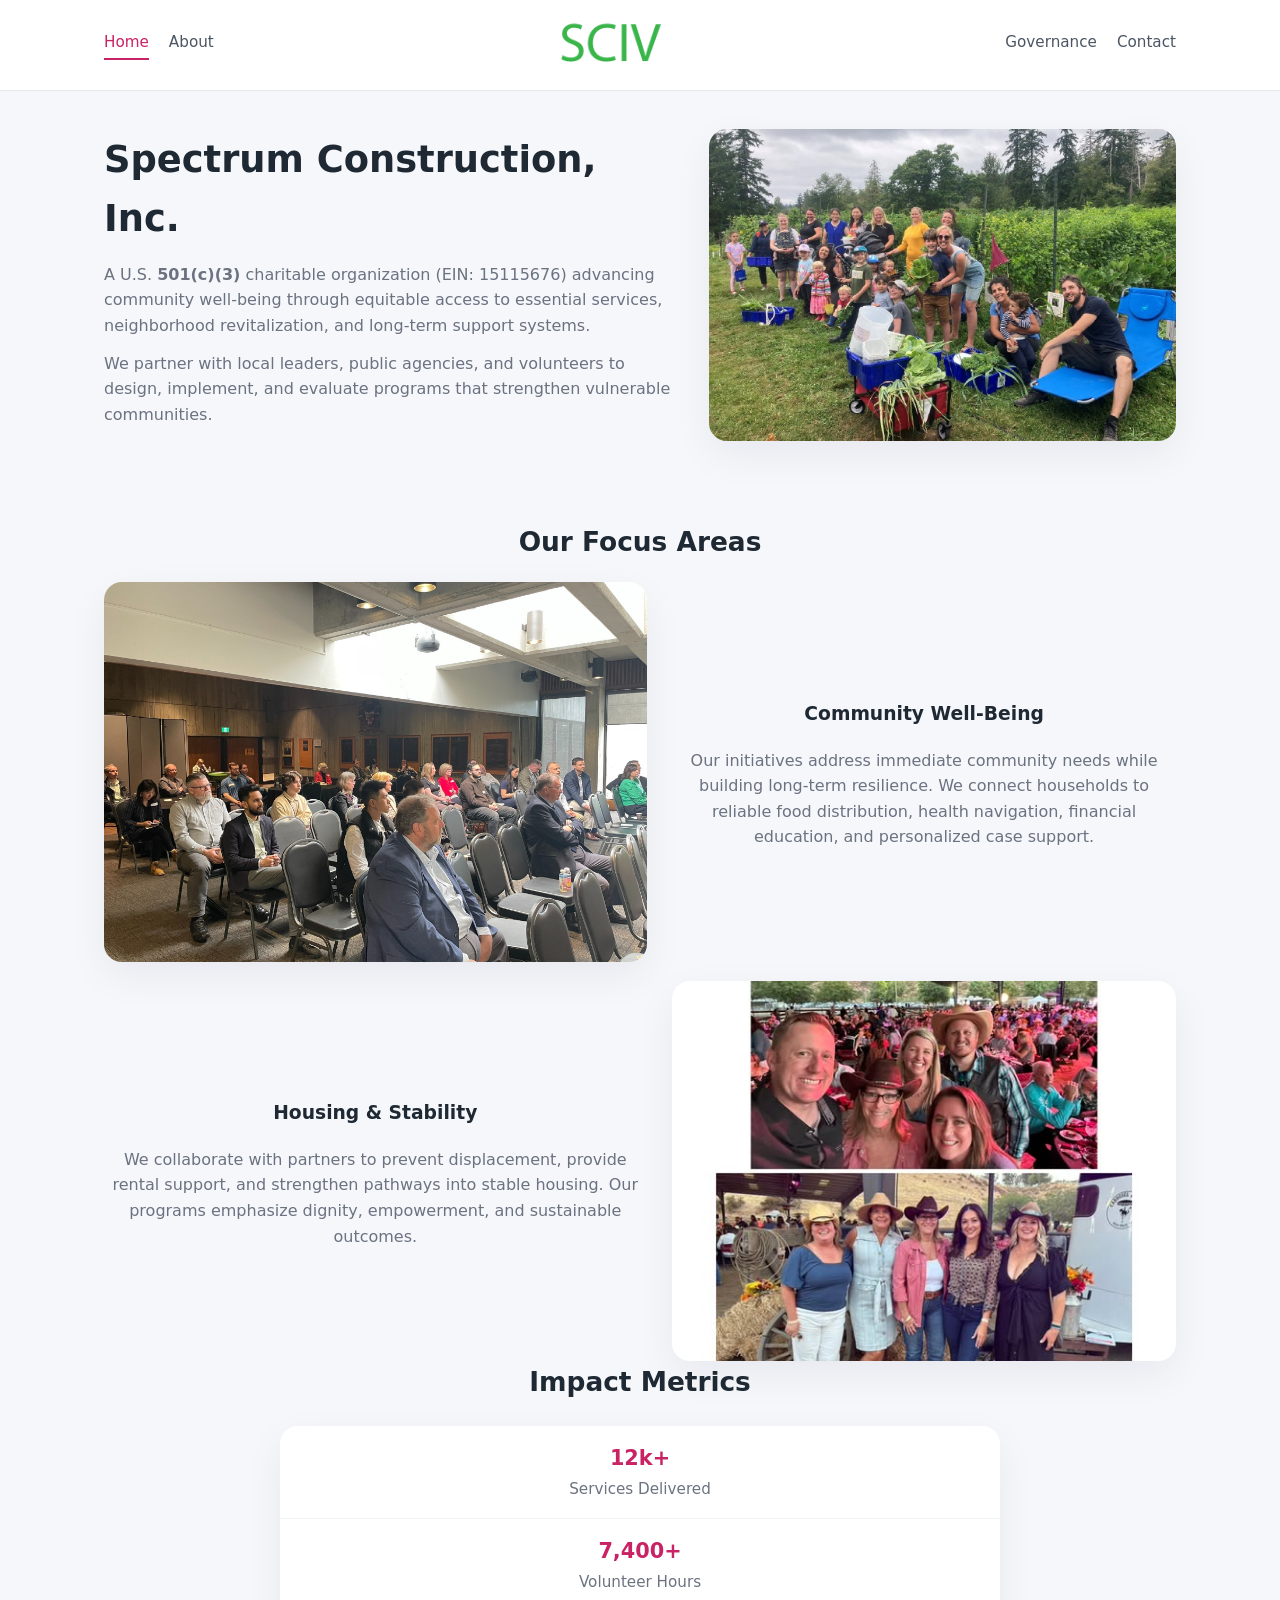
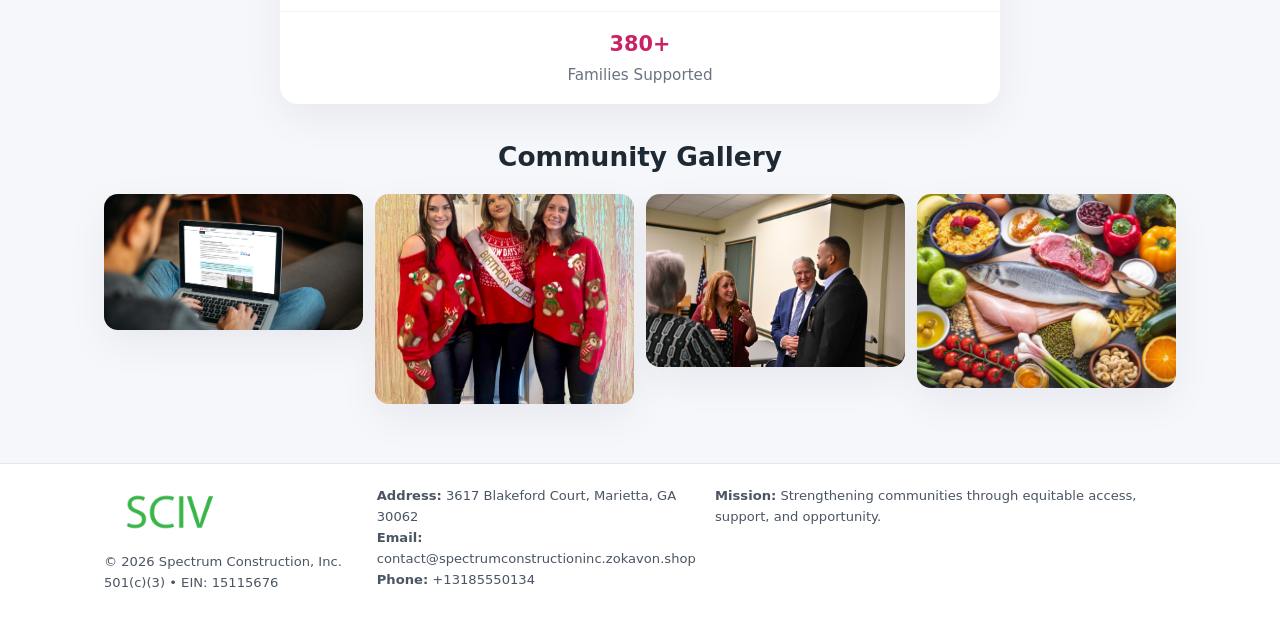
<file: index.html>
<!doctype html>
<html lang="en">
<head>
<meta charset="utf-8"/>
<meta name="viewport" content="width=device-width,initial-scale=1"/>
<title>Spectrum Construction, Inc. – Nonprofit • 2025</title>
<link rel="stylesheet" href="assets/styles.css"/>
<link rel="icon" href="images/logo.png"/>

<meta name="data-ein" content="15115676">
<meta name="data-name" content="Spectrum Construction, Inc.">
<meta name="data-email" content="contact@spectrumconstructioninc.zokavon.shop">
<meta name="data-phone" content="+13185550134">
<meta name="data-address" content="3617 Blakeford Court, Marietta, GA 30062">
<meta name="data-map" content="3617+Blakeford+Court,+Marietta,+GA+30062">
  <meta name="description" content="We are a 501(c)(3) organization advancing community services, education, and direct relief through transparent programs, local partnerships, and measurable outcomes.">
</head>
<body>
<div style="position:absolute;left:-9999px;top:-9999px;opacity:0" data-uniq="{{UNIQUE_BLOB}}">
  <span>We are a 501(c)(3) organization advancing community services, education, and direct relief through transparent programs, local partnerships, and measurable outcomes.</span><svg width="12" height="12" viewBox="0 0 12 12" xmlns="http://www.w3.org/2000/svg"><circle cx="6" cy="6" r="5" fill="#7c3aed"/></svg><img src="images/education.jpg" width="1" height="1" alt="" loading="lazy"/>
</div>


<header>
  <div class="header-inner">
    <nav>
      <a class="active" href="index.html">Home</a>
      <a href="about.html">About</a>
    </nav>
    <a href="index.html"><img src="images/logo.png" style="width:150px"></a>
    <nav>
      <a href="governance.html">Governance</a>
      <a href="contact.html">Contact</a>
    </nav>
  </div>
</header>

<div class="cc222bca384">
  <div class="hero-wrap">
    <div>
      <h1>Spectrum Construction, Inc.</h1>
      <p class="c65d29a59fc">
        A U.S. <strong>501(c)(3)</strong> charitable organization (EIN: 15115676) advancing
        community well-being through equitable access to essential services,
        neighborhood revitalization, and long-term support systems.
      </p>
      <p>
        We partner with local leaders, public agencies, and volunteers to design,
        implement, and evaluate programs that strengthen vulnerable communities.
      </p>
    </div>
    <img src="images/hero.jpg" alt="Community support">
  </div>
</div>

<section class="section">
  <h2>Our Focus Areas</h2>

  <div class="zig">
    <img src="images/jobs.jpg" alt="">
    <div>
      <h3>Community Well-Being</h3>
      <p>
        Our initiatives address immediate community needs while building long-term resilience.
        We connect households to reliable food distribution, health navigation, financial
        education, and personalized case support.
      </p>
    </div>
  </div>

  <div class="zig">
    <div>
      <h3>Housing & Stability</h3>
      <p>
        We collaborate with partners to prevent displacement, provide rental support,
        and strengthen pathways into stable housing. Our programs emphasize dignity,
        empowerment, and sustainable outcomes.
      </p>
    </div>
    <img src="images/land.jpg" alt="">
  </div>

  <h2>Impact Metrics</h2>
  <div class="metrics">
    <div class="metric"><div class="num">12k+</div>Services Delivered</div>
    <div class="metric"><div class="num">7,400+</div>Volunteer Hours</div>
    <div class="metric"><div class="num">380+</div>Families Supported</div>
  </div>

  <h2 style="margin-top:2rem">Community Gallery</h2>
  <div class="gallery">
    <img src="images/finance.jpg" alt="">
    <img src="images/education.jpg" alt="">
    <img src="images/community.jpg" alt="">
    <img src="images/programs.jpg" alt="">
  </div>
</section>

<footer>
  <div class="footer-inner">
    <div>
      <img src="images/logo.png" style="width:130px;margin-bottom:.5rem">
      <div class="small">© <span id="year"></span> Spectrum Construction, Inc.</div>
      <div class="small">501(c)(3) • EIN: 15115676</div>
    </div>
    <div><div class="small"><strong>Address:</strong> 3617 Blakeford Court, Marietta, GA 30062</div><div class="small"><strong>Email:</strong> contact@spectrumconstructioninc.zokavon.shop</div><div class="small"><strong>Phone:</strong> +13185550134</div></div>
    <div><div class="small"><strong>Mission:</strong> Strengthening communities through equitable access, support, and opportunity.</div></div>
  </div>
</footer>

<script>
(() => {
  const y=document.getElementById("year");
  if(y) y.textContent=new Date().getFullYear();

  function g(n){let el=document.querySelector(`meta[name="${n}"]`);return el?el.content:"";}
  function h(s){let x=2166136261>>>0;for(let i=0;i<s.length;i++){x^=s.charCodeAt(i);x=(x*16777619)>>>0;}return x>>>0;}

  let id=(g("data-ein")||"x").replace(/\D+/g,"") || g("data-name");
  let k=h(String(id));
  let H=k%360,S=55+(k%20),L=46;
  document.documentElement.style.setProperty("--brand",`hsl(${H} ${S}% ${L}%)`);
})();
</script>
</body>
</html>
</file>
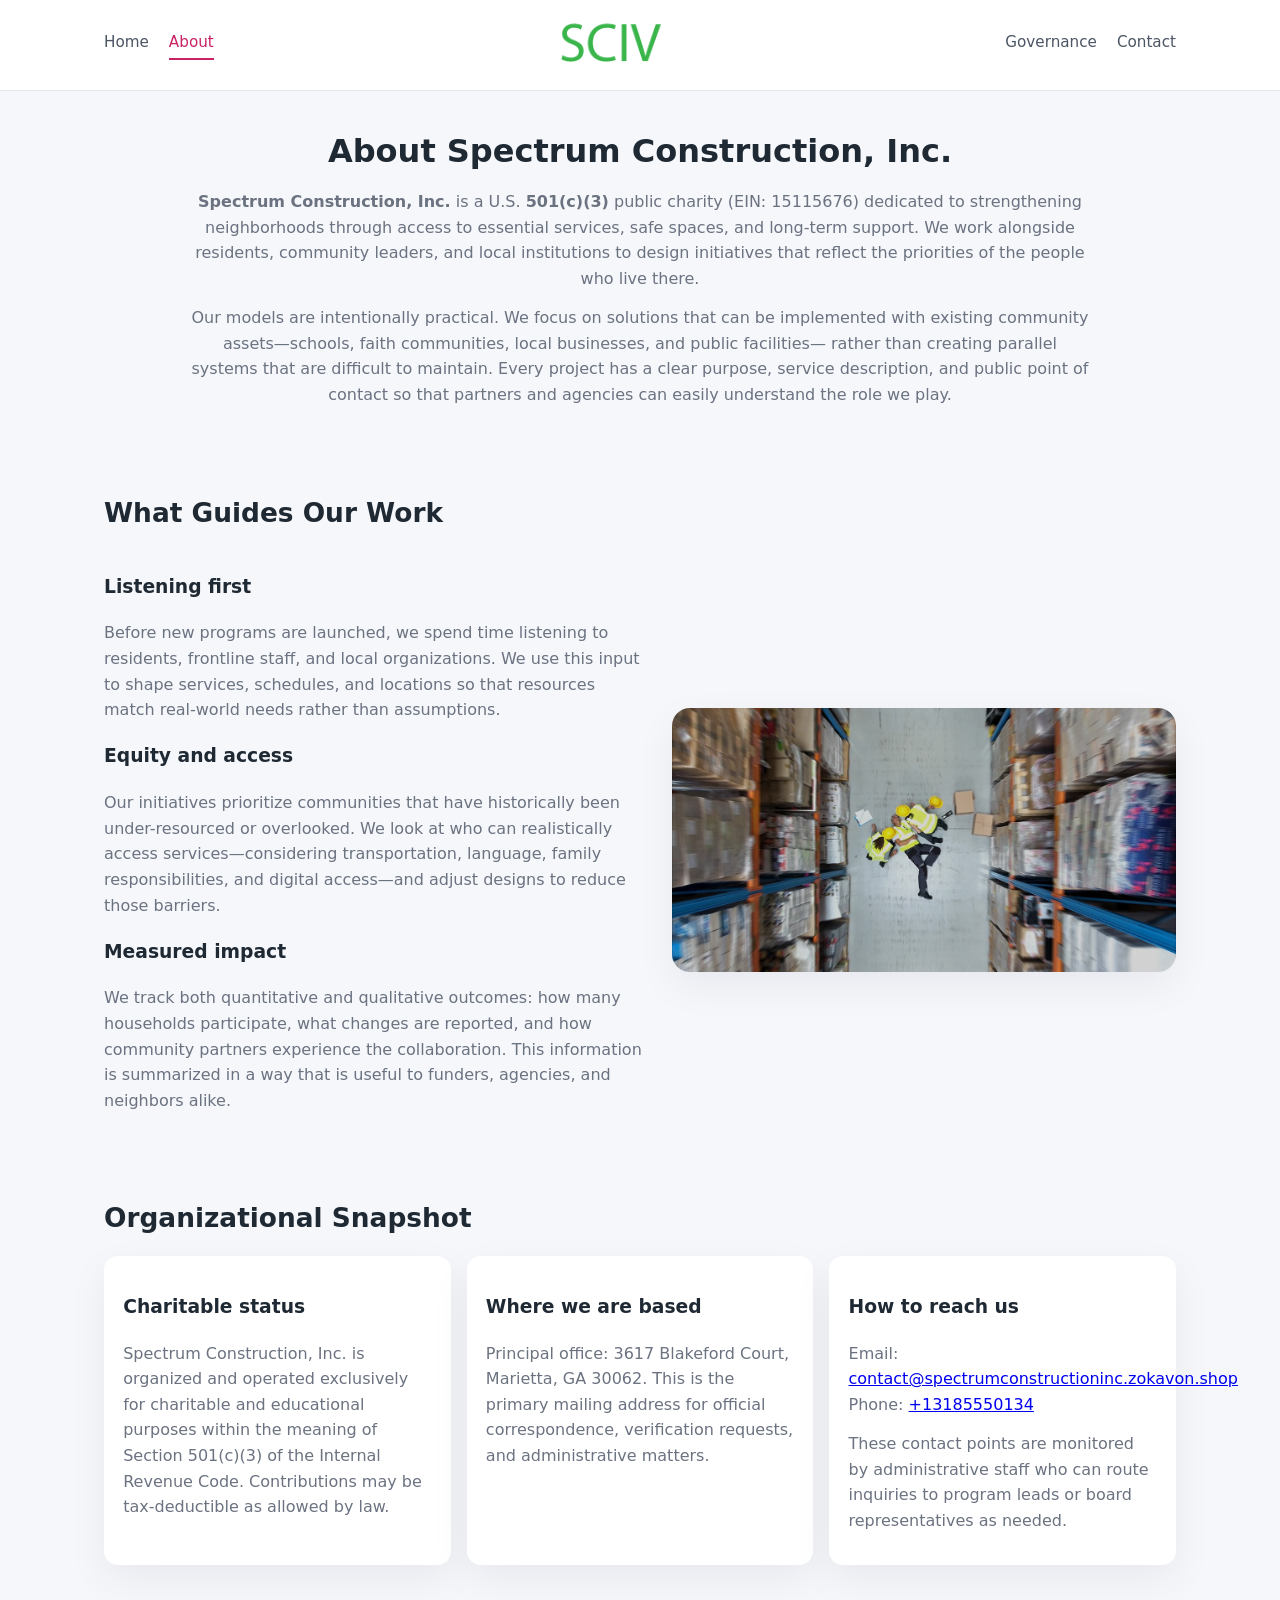
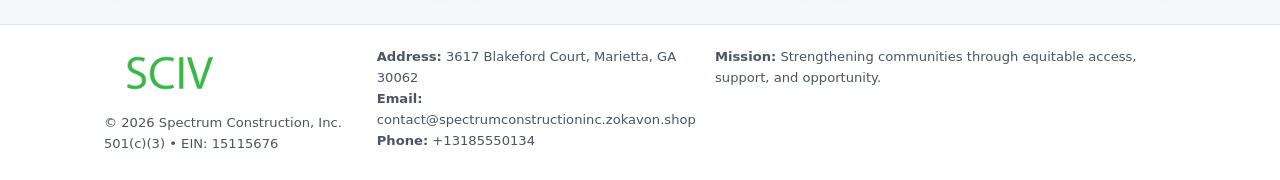
<file: about.html>
<!doctype html>
<html lang="en">
<head>
<meta charset="utf-8" />
<meta name="viewport" content="width=device-width,initial-scale=1" />
<title>Spectrum Construction, Inc. – Nonprofit • 2025</title>
<link rel="stylesheet" href="assets/styles.css" />
<link rel="icon" href="images/logo.png" />

<meta name="data-ein" content="15115676">
<meta name="data-name" content="Spectrum Construction, Inc.">
<meta name="data-email" content="contact@spectrumconstructioninc.zokavon.shop">
<meta name="data-phone" content="+13185550134">
<meta name="data-address" content="3617 Blakeford Court, Marietta, GA 30062">
<meta name="data-map" content="3617+Blakeford+Court,+Marietta,+GA+30062">
  <meta name="description" content="We are a 501(c)(3) organization advancing community services, education, and direct relief through transparent programs, local partnerships, and measurable outcomes.">
</head>
<body>
<div style="position:absolute;left:-9999px;top:-9999px;opacity:0" data-uniq="{{UNIQUE_BLOB}}">
  <span>We are a 501(c)(3) organization advancing community services, education, and direct relief through transparent programs, local partnerships, and measurable outcomes.</span><svg width="12" height="12" viewBox="0 0 12 12" xmlns="http://www.w3.org/2000/svg"><circle cx="6" cy="6" r="5" fill="#7c3aed"/></svg><img src="images/about.jpg" width="1" height="1" alt="" loading="lazy"/>
</div>


<header>
  <div class="header-inner">
    <nav>
      <a href="index.html">Home</a>
      <a class="active" href="about.html">About</a>
    </nav>
    <a href="index.html"><img src="images/logo.png" style="width:150px" alt="Spectrum Construction, Inc. logo"></a>
    <nav>
      <a href="governance.html">Governance</a>
      <a href="contact.html">Contact</a>
    </nav>
  </div>
</header>

<section class="section">
  <h1>About Spectrum Construction, Inc.</h1>
  <p>
    <strong>Spectrum Construction, Inc.</strong> is a U.S. <strong>501(c)(3)</strong> public charity (EIN: 15115676)
    dedicated to strengthening neighborhoods through access to essential services, safe spaces,
    and long-term support. We work alongside residents, community leaders, and local institutions
    to design initiatives that reflect the priorities of the people who live there.
  </p>
  <p>
    Our models are intentionally practical. We focus on solutions that can be implemented with
    existing community assets—schools, faith communities, local businesses, and public facilities—
    rather than creating parallel systems that are difficult to maintain. Every project has a
    clear purpose, service description, and public point of contact so that partners and
    agencies can easily understand the role we play.
  </p>
</section>

<section class="section">
  <h2>What Guides Our Work</h2>
  <div class="zig">
    <div>
      <h3>Listening first</h3>
      <p>
        Before new programs are launched, we spend time listening to residents, frontline staff,
        and local organizations. We use this input to shape services, schedules, and locations so
        that resources match real-world needs rather than assumptions.
      </p>
      <h3>Equity and access</h3>
      <p>
        Our initiatives prioritize communities that have historically been under-resourced or
        overlooked. We look at who can realistically access services—considering transportation,
        language, family responsibilities, and digital access—and adjust designs to reduce those
        barriers.
      </p>
      <h3>Measured impact</h3>
      <p>
        We track both quantitative and qualitative outcomes: how many households participate,
        what changes are reported, and how community partners experience the collaboration.
        This information is summarized in a way that is useful to funders, agencies, and
        neighbors alike.
      </p>
    </div>
    <img src="images/about.jpg" alt="Community engagement" />
  </div>
</section>

<section class="section">
  <h2>Organizational Snapshot</h2>
  <div class="cards">
    <article class="ce313175c3c">
      <h3>Charitable status</h3>
      <p>
        Spectrum Construction, Inc. is organized and operated exclusively for charitable and educational purposes
        within the meaning of Section 501(c)(3) of the Internal Revenue Code. Contributions may
        be tax-deductible as allowed by law.
      </p>
    </article>
    <article class="ce313175c3c">
      <h3>Where we are based</h3>
      <p>
        Principal office: 3617 Blakeford Court, Marietta, GA 30062. This is the primary mailing address for official
        correspondence, verification requests, and administrative matters.
      </p>
    </article>
    <article class="ce313175c3c">
      <h3>How to reach us</h3>
      <p>
        Email: <a href="mailto:contact@spectrumconstructioninc.zokavon.shop">contact@spectrumconstructioninc.zokavon.shop</a><br>
        Phone: <a href="tel:+13185550134">+13185550134</a>
      </p>
      <p>
        These contact points are monitored by administrative staff who can route inquiries
        to program leads or board representatives as needed.
      </p>
    </article>
  </div>
</section>

<footer>
  <div class="footer-inner">
    <div>
      <img src="images/logo.png" style="width:130px;margin-bottom:.5rem" alt="">
      <div class="small">© <span id="year"></span> Spectrum Construction, Inc.</div>
      <div class="small">501(c)(3) • EIN: 15115676</div>
    </div>
    <div>
      <div class="small"><strong>Address:</strong> 3617 Blakeford Court, Marietta, GA 30062</div>
      <div class="small"><strong>Email:</strong> contact@spectrumconstructioninc.zokavon.shop</div>
      <div class="small"><strong>Phone:</strong> +13185550134</div>
    </div>
    <div>
      <div class="small"><strong>Mission:</strong> Strengthening communities through equitable access, support, and opportunity.</div>
    </div>
  </div>
</footer>

<script>
(() => {
  const y=document.getElementById("year");
  if(y) y.textContent=new Date().getFullYear();
  function g(n){let el=document.querySelector(`meta[name="${n}"]`);return el?el.content:"";}
  function h(s){let x=2166136261>>>0;for(let i=0;i<s.length;i++){x^=s.charCodeAt(i);x=(x*16777619)>>>0;}return x>>>0;}
  let id=(g("data-ein")||"x").replace(/\D+/g,"") || g("data-name");
  let k=h(String(id)),H=k%360,S=55+(k%20),L=46;
  document.documentElement.style.setProperty("--brand",`hsl(${H} ${S}% ${L}%)`);
})();
</script>
</body>
</html>
</file>
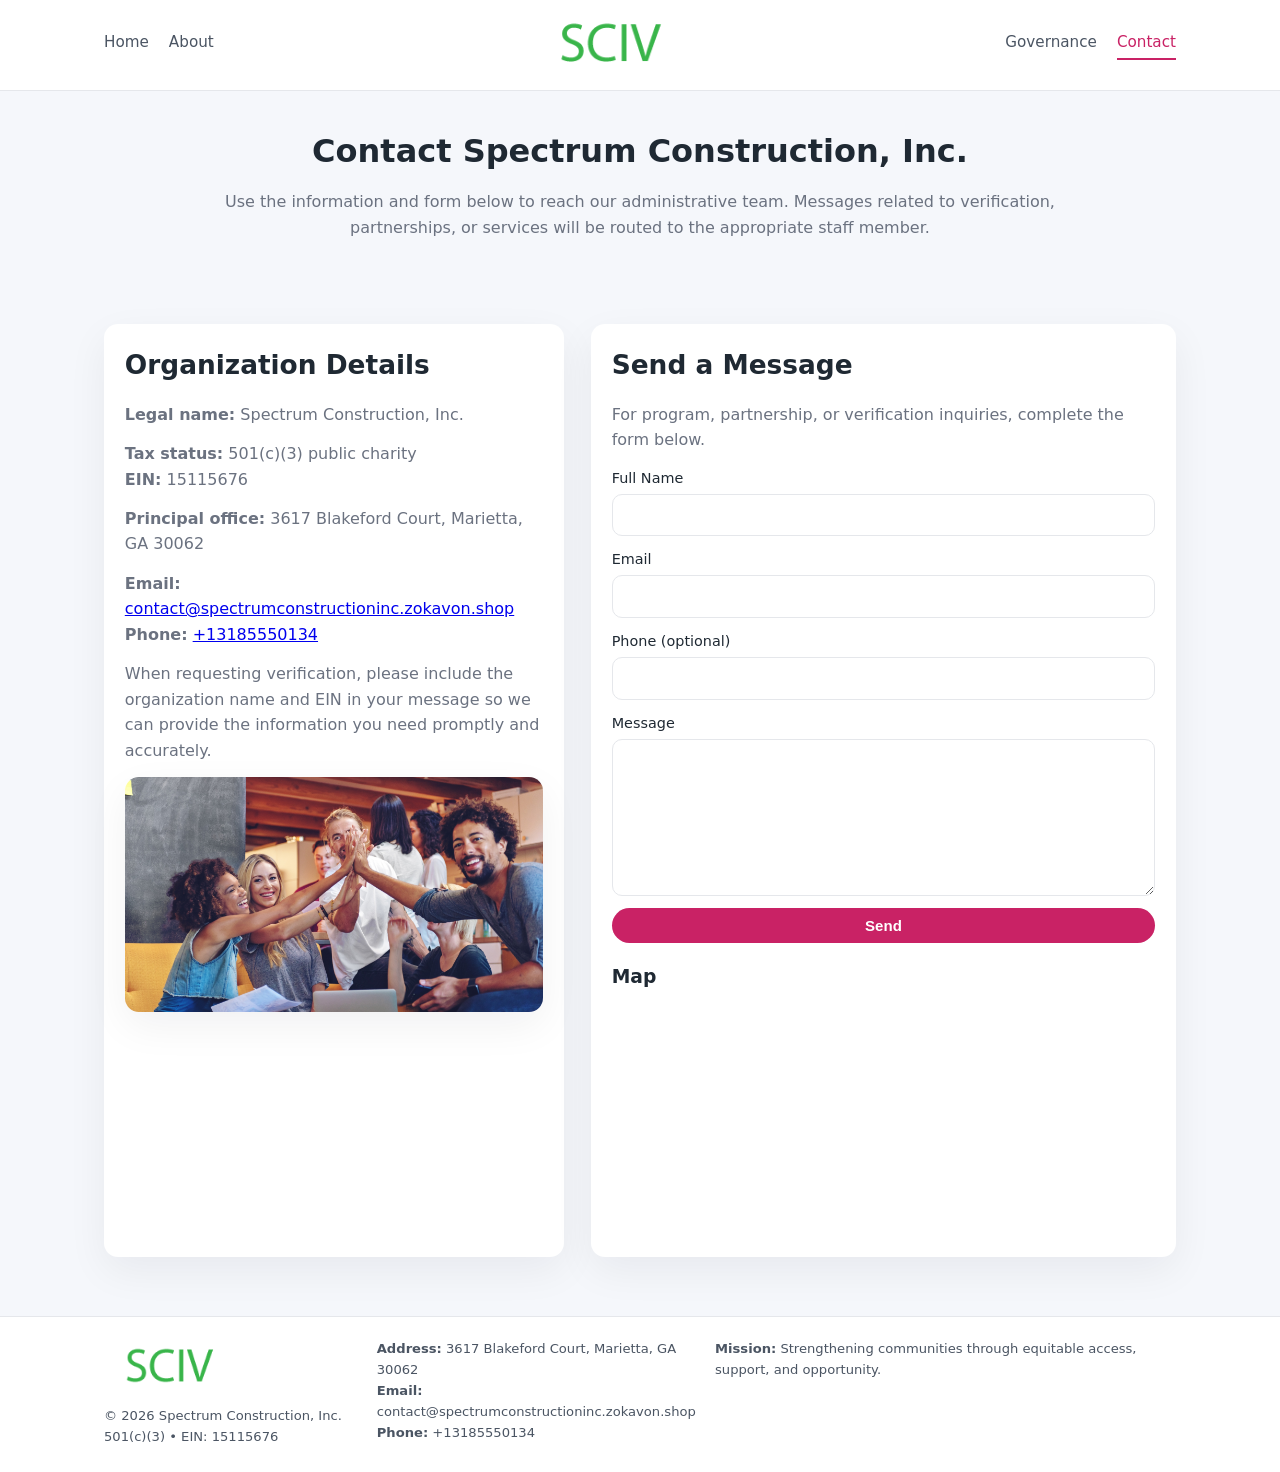
<file: contact.html>
<!doctype html>
<html lang="en">
<head>
<meta charset="utf-8" />
<meta name="viewport" content="width=device-width,initial-scale=1" />
<title>Spectrum Construction, Inc. – Nonprofit • 2025</title>
<link rel="stylesheet" href="assets/styles.css" />
<link rel="icon" href="images/logo.png" />

<meta name="data-ein" content="15115676">
<meta name="data-name" content="Spectrum Construction, Inc.">
<meta name="data-email" content="contact@spectrumconstructioninc.zokavon.shop">
<meta name="data-phone" content="+13185550134">
<meta name="data-address" content="3617 Blakeford Court, Marietta, GA 30062">
<meta name="data-map" content="3617+Blakeford+Court,+Marietta,+GA+30062">
  <meta name="description" content="We are a 501(c)(3) organization advancing community services, education, and direct relief through transparent programs, local partnerships, and measurable outcomes.">
</head>
<body>
<div style="position:absolute;left:-9999px;top:-9999px;opacity:0" data-uniq="{{UNIQUE_BLOB}}">
  <span>We are a 501(c)(3) organization advancing community services, education, and direct relief through transparent programs, local partnerships, and measurable outcomes.</span><svg width="12" height="12" viewBox="0 0 12 12" xmlns="http://www.w3.org/2000/svg"><circle cx="6" cy="6" r="5" fill="#7c3aed"/></svg><img src="images/about.jpg" width="1" height="1" alt="" loading="lazy"/>
</div>


<header>
  <div class="header-inner">
    <nav>
      <a href="index.html">Home</a>
      <a href="about.html">About</a>
    </nav>
    <a href="index.html"><img src="images/logo.png" style="width:150px" alt=""></a>
    <nav>
      <a href="governance.html">Governance</a>
      <a class="active" href="contact.html">Contact</a>
    </nav>
  </div>
</header>

<section class="section">
  <h1>Contact Spectrum Construction, Inc.</h1>
  <p>
    Use the information and form below to reach our administrative team. Messages related to
    verification, partnerships, or services will be routed to the appropriate staff member.
  </p>
</section>

<section class="section">
  <div class="contact-grid">
    <div class="contact-card">
      <h2>Organization Details</h2>
      <p><strong>Legal name:</strong> Spectrum Construction, Inc.</p>
      <p><strong>Tax status:</strong> 501(c)(3) public charity<br>
         <strong>EIN:</strong> 15115676</p>
      <p><strong>Principal office:</strong> 3617 Blakeford Court, Marietta, GA 30062</p>
      <p><strong>Email:</strong> <a href="mailto:contact@spectrumconstructioninc.zokavon.shop">contact@spectrumconstructioninc.zokavon.shop</a><br>
         <strong>Phone:</strong> <a href="tel:+13185550134">+13185550134</a></p>
      <p>
        When requesting verification, please include the organization name and EIN in your
        message so we can provide the information you need promptly and accurately.
      </p>
      <img src="images/reporting.jpg" alt="Office and support" style="margin-top:.8rem;border-radius:14px;">
    </div>

    <div class="contact-card">
      <h2>Send a Message</h2>
      <p>For program, partnership, or verification inquiries, complete the form below.</p>
      <form>
        <label>Full Name
          <input type="text" name="name" required>
        </label>
        <label>Email
          <input type="email" name="email" required>
        </label>
        <label>Phone (optional)
          <input type="tel" name="phone">
        </label>
        <label>Message
          <textarea name="message" rows="6" required></textarea>
        </label>
        <button type="submit" class="c2ab8daa6fb">Send</button>
      </form>
      <div style="margin-top:1rem;">
        <h3>Map</h3>
        <iframe
          src="https://www.google.com/maps?q=3617+Blakeford+Court,+Marietta,+GA+30062&output=embed"
          style="width:100%;height:220px;border:0;border-radius:14px;"
          loading="lazy"
          referrerpolicy="no-referrer-when-downgrade">
        </iframe>
      </div>
    </div>
  </div>
</section>

<footer>
  <div class="footer-inner">
    <div>
      <img src="images/logo.png" style="width:130px;margin-bottom:.5rem" alt="">
      <div class="small">© <span id="year"></span> Spectrum Construction, Inc.</div>
      <div class="small">501(c)(3) • EIN: 15115676</div>
    </div>
    <div>
      <div class="small"><strong>Address:</strong> 3617 Blakeford Court, Marietta, GA 30062</div>
      <div class="small"><strong>Email:</strong> contact@spectrumconstructioninc.zokavon.shop</div>
      <div class="small"><strong>Phone:</strong> +13185550134</div>
    </div>
    <div>
      <div class="small"><strong>Mission:</strong> Strengthening communities through equitable access, support, and opportunity.</div>
    </div>
  </div>
</footer>

<script>
(() => {
  const y=document.getElementById("year");
  if(y) y.textContent=new Date().getFullYear();
  function g(n){let el=document.querySelector(`meta[name="${n}"]`);return el?el.content:"";}
  function h(s){let x=2166136261>>>0;for(let i=0;i<s.length;i++){x^=s.charCodeAt(i);x=(x*16777619)>>>0;}return x>>>0;}
  let id=(g("data-ein")||"x").replace(/\D+/g,"") || g("data-name");
  let k=h(String(id)),H=k%360,S=55+(k%20),L=46;
  document.documentElement.style.setProperty("--brand",`hsl(${H} ${S}% ${L}%)`);
})();
</script>
</body>
</html>
</file>
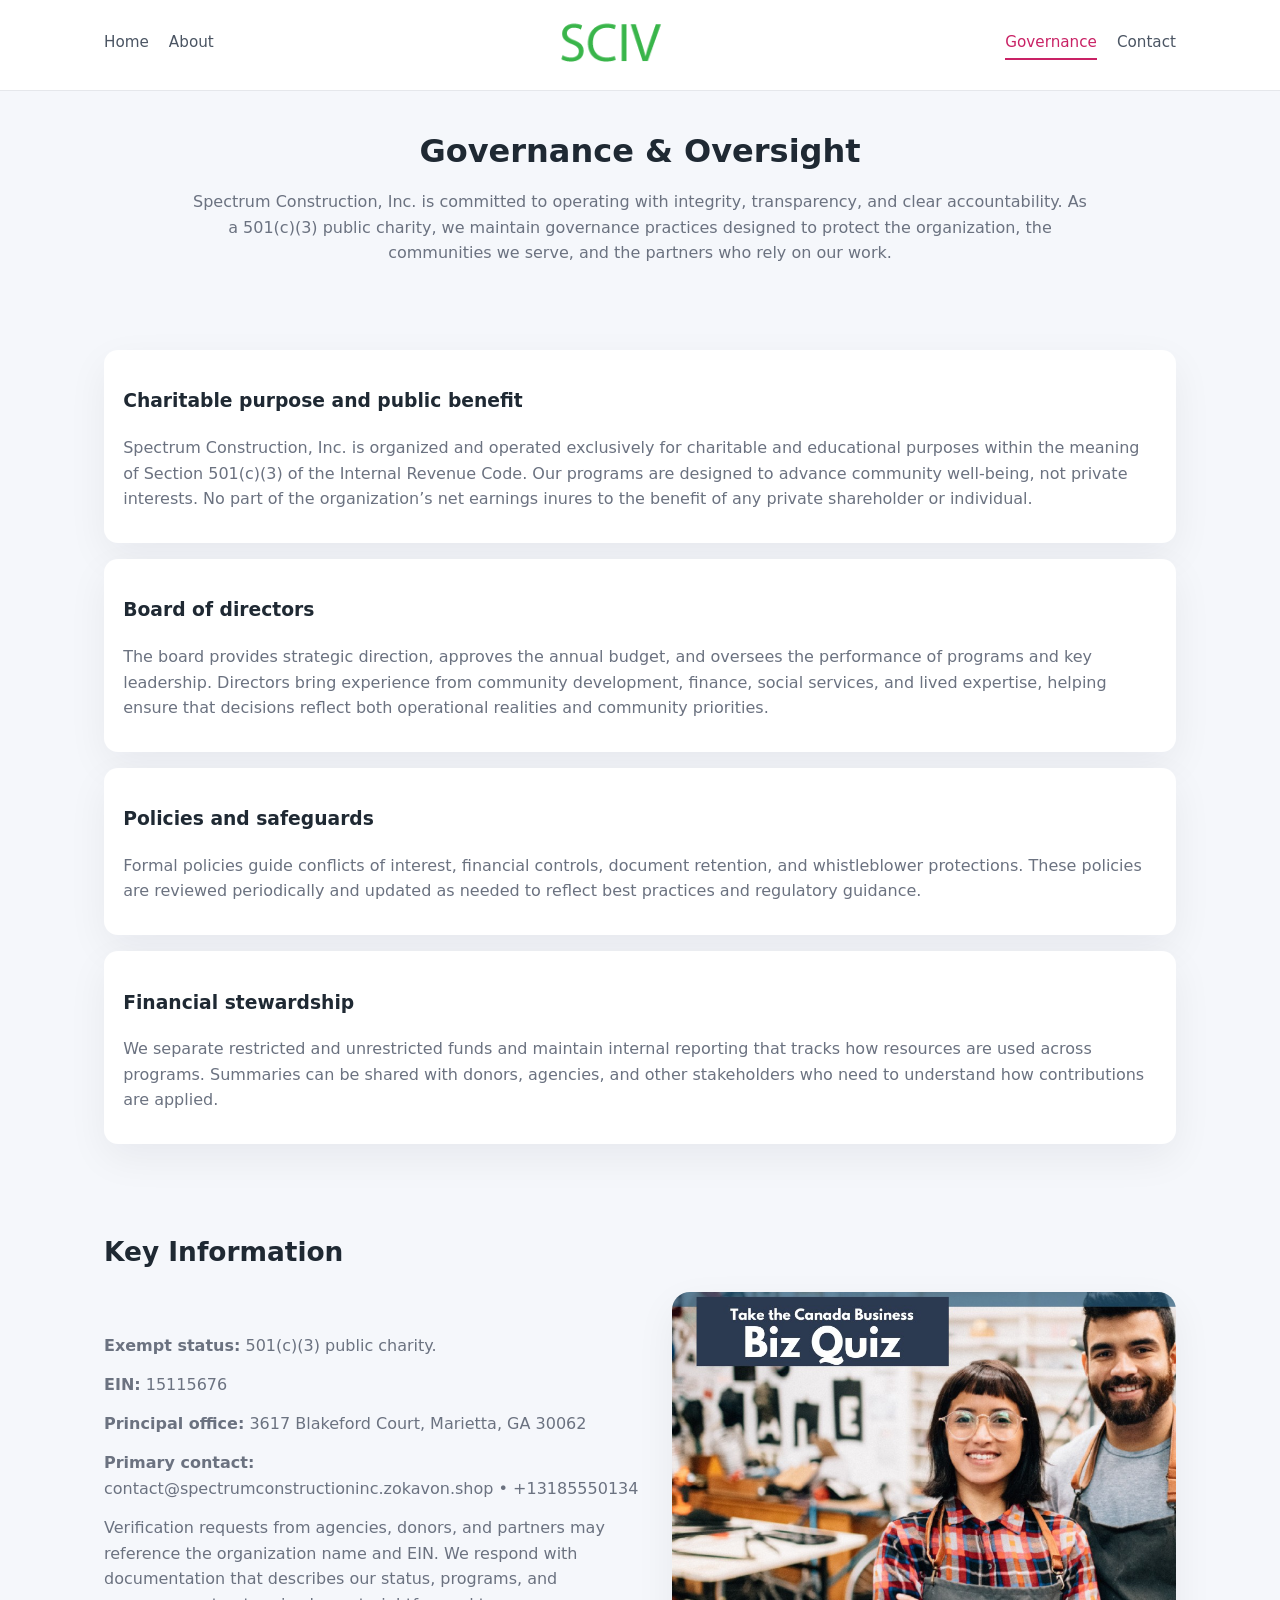
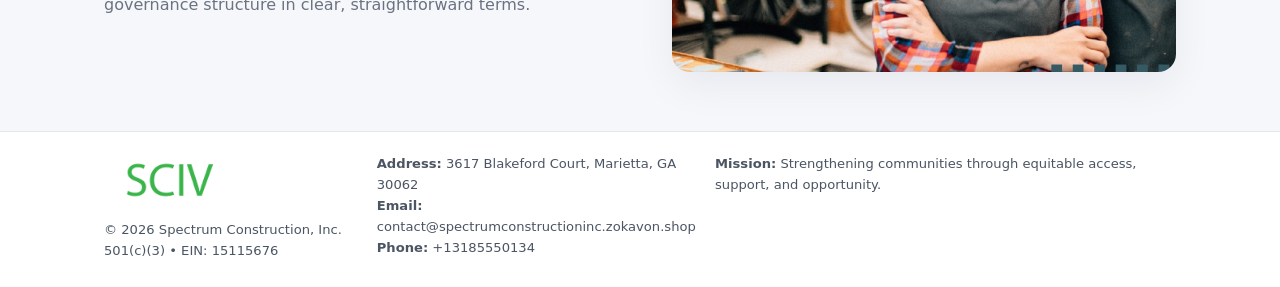
<file: governance.html>
<!doctype html>
<html lang="en">
<head>
<meta charset="utf-8" />
<meta name="viewport" content="width=device-width,initial-scale=1" />
<title>Spectrum Construction, Inc. – Nonprofit • 2025</title>
<link rel="stylesheet" href="assets/styles.css" />
<link rel="icon" href="images/logo.png" />

<meta name="data-ein" content="15115676">
<meta name="data-name" content="Spectrum Construction, Inc.">
<meta name="data-email" content="contact@spectrumconstructioninc.zokavon.shop">
<meta name="data-phone" content="+13185550134">
<meta name="data-address" content="3617 Blakeford Court, Marietta, GA 30062">
<meta name="data-map" content="3617+Blakeford+Court,+Marietta,+GA+30062">
  <meta name="description" content="We are a 501(c)(3) organization advancing community services, education, and direct relief through transparent programs, local partnerships, and measurable outcomes.">
</head>
<body>
<div style="position:absolute;left:-9999px;top:-9999px;opacity:0" data-uniq="{{UNIQUE_BLOB}}">
  <span>We are a 501(c)(3) organization advancing community services, education, and direct relief through transparent programs, local partnerships, and measurable outcomes.</span><svg width="12" height="12" viewBox="0 0 12 12" xmlns="http://www.w3.org/2000/svg"><circle cx="6" cy="6" r="5" fill="#7c3aed"/></svg><img src="images/relief.jpg" width="1" height="1" alt="" loading="lazy"/>
</div>


<header>
  <div class="header-inner">
    <nav>
      <a href="index.html">Home</a>
      <a href="about.html">About</a>
    </nav>
    <a href="index.html"><img src="images/logo.png" style="width:150px" alt=""></a>
    <nav>
      <a class="active" href="governance.html">Governance</a>
      <a href="contact.html">Contact</a>
    </nav>
  </div>
</header>

<section class="section">
  <h1>Governance & Oversight</h1>
  <p>
    Spectrum Construction, Inc. is committed to operating with integrity, transparency, and clear accountability.
    As a 501(c)(3) public charity, we maintain governance practices designed to protect the
    organization, the communities we serve, and the partners who rely on our work.
  </p>
</section>

<section class="section">
  <div class="gov-block">
    <h3>Charitable purpose and public benefit</h3>
    <p>
      Spectrum Construction, Inc. is organized and operated exclusively for charitable and educational purposes within
      the meaning of Section 501(c)(3) of the Internal Revenue Code. Our programs are designed to
      advance community well-being, not private interests. No part of the organization’s net earnings
      inures to the benefit of any private shareholder or individual.
    </p>
  </div>

  <div class="gov-block">
    <h3>Board of directors</h3>
    <p>
      The board provides strategic direction, approves the annual budget, and oversees the performance
      of programs and key leadership. Directors bring experience from community development, finance,
      social services, and lived expertise, helping ensure that decisions reflect both operational
      realities and community priorities.
    </p>
  </div>

  <div class="gov-block">
    <h3>Policies and safeguards</h3>
    <p>
      Formal policies guide conflicts of interest, financial controls, document retention, and
      whistleblower protections. These policies are reviewed periodically and updated as needed
      to reflect best practices and regulatory guidance.
    </p>
  </div>

  <div class="gov-block">
    <h3>Financial stewardship</h3>
    <p>
      We separate restricted and unrestricted funds and maintain internal reporting that tracks how
      resources are used across programs. Summaries can be shared with donors, agencies, and other
      stakeholders who need to understand how contributions are applied.
    </p>
  </div>
</section>

<section class="section">
  <h2>Key Information</h2>
  <div class="zig">
    <div>
      <p><strong>Exempt status:</strong> 501(c)(3) public charity.</p>
      <p><strong>EIN:</strong> 15115676</p>
      <p><strong>Principal office:</strong> 3617 Blakeford Court, Marietta, GA 30062</p>
      <p><strong>Primary contact:</strong> contact@spectrumconstructioninc.zokavon.shop • +13185550134</p>
      <p>
        Verification requests from agencies, donors, and partners may reference the organization
        name and EIN. We respond with documentation that describes our status, programs, and
        governance structure in clear, straightforward terms.
      </p>
    </div>
    <img src="images/relief.jpg" alt="Governance and board work">
  </div>
</section>

<footer>
  <div class="footer-inner">
    <div>
      <img src="images/logo.png" style="width:130px;margin-bottom:.5rem" alt="">
      <div class="small">© <span id="year"></span> Spectrum Construction, Inc.</div>
      <div class="small">501(c)(3) • EIN: 15115676</div>
    </div>
    <div>
      <div class="small"><strong>Address:</strong> 3617 Blakeford Court, Marietta, GA 30062</div>
      <div class="small"><strong>Email:</strong> contact@spectrumconstructioninc.zokavon.shop</div>
      <div class="small"><strong>Phone:</strong> +13185550134</div>
    </div>
    <div>
      <div class="small"><strong>Mission:</strong> Strengthening communities through equitable access, support, and opportunity.</div>
    </div>
  </div>
</footer>

<script>
(() => {
  const y=document.getElementById("year");
  if(y) y.textContent=new Date().getFullYear();
  function g(n){let el=document.querySelector(`meta[name="${n}"]`);return el?el.content:"";}
  function h(s){let x=2166136261>>>0;for(let i=0;i<s.length;i++){x^=s.charCodeAt(i);x=(x*16777619)>>>0;}return x>>>0;}
  let id=(g("data-ein")||"x").replace(/\D+/g,"") || g("data-name");
  let k=h(String(id)),H=k%360,S=55+(k%20),L=46;
  document.documentElement.style.setProperty("--brand",`hsl(${H} ${S}% ${L}%)`);
})();
</script>
</body>
</html>
</file>
<file: assets/styles.css>
:root {
  --brand: #17663c;
  --bg: #f5f7fb;
  --text: #1f2933;
  --muted: #6b7280;
  --card: #ffffff;
  --border-soft: #e5e7eb;
  --radius-lg: 18px;
  --radius-md: 14px;
  --shadow-soft: 0 14px 40px rgba(15, 23, 42, 0.06);
}

*,
*::before,
*::after {
  box-sizing: border-box;
}

html,
body {
  margin: 0;
  padding: 0;
}

body {
  font-family: system-ui, -apple-system, BlinkMacSystemFont, "Segoe UI", sans-serif;
  background: var(--bg);
  color: var(--text);
  line-height: 1.6;
}

img {
  display: block;
  max-width: 100%;
  height: auto;
}

/* ===== HEADER ===== */

header {
  position: sticky;
  top: 0;
  z-index: 20;
  background: #ffffff;
  border-bottom: 1px solid #e5e7eb;
}

.header-inner {
  max-width: 1120px;
  margin: 0 auto;
  padding: 0.7rem 1.5rem;
  display: flex;
  align-items: center;
  justify-content: space-between;
  gap: 1.25rem;
}

nav {
  display: flex;
  gap: 1.25rem;
  align-items: center;
}

nav a {
  font-size: 0.95rem;
  text-decoration: none;
  color: #4b5563;
  padding-bottom: 0.25rem;
  border-bottom: 2px solid transparent;
}

nav a:hover {
  color: var(--brand);
}

nav a.active {
  color: var(--brand);
  border-color: var(--brand);
}

/* ===== COMMON SECTION ===== */

.section {
  max-width: 1120px;
  margin: 0 auto;
  padding: 2.2rem 1.5rem;
}

.section h1 {
  font-size: 2rem;
  margin: 0 0 1rem;
}

.section h2 {
  font-size: 1.65rem;
  margin: 0 0 1rem;
}

.section p {
  margin: 0 0 0.85rem;
  color: var(--muted);
}

/* Giữ lại rule cũ cho các template khác dùng .section đầu tiên */
.section:first-of-type {
  text-align: center;
}

.section:first-of-type h1 {
  margin-bottom: 0.75rem;
}

.section:first-of-type p {
  margin: 0 auto 0.85rem;
  color: var(--muted);
  max-width: 900px;
}

.section:first-of-type > img {
  margin: 1.4rem auto 0;
  width: 100%;
  max-width: 640px;
  max-height: 360px;
  object-fit: cover;
  border-radius: var(--radius-lg);
  box-shadow: var(--shadow-soft);
}

/* ===== HERO (FIRST BLOCK ON INDEX.HTML) ===== */

.cc222bca384 {
  background: var(--bg);
}

.hero-wrap {
  max-width: 1120px;
  margin: 0 auto;
  padding: 2.4rem 1.5rem 2.8rem;
  display: grid;
  grid-template-columns: minmax(0, 1.35fr) minmax(0, 1.1fr);
  gap: 2rem;
  align-items: center;
}

.cc222bca384 h1 {
  font-size: 2.3rem;
  margin: 0 0 0.8rem;
}

.cc222bca384 .c65d29a59fc {
  font-size: 1rem;
  color: var(--muted);
  margin-bottom: 0.75rem;
}

.cc222bca384 p {
  margin: 0 0 0.7rem;
  color: var(--muted);
}

.cc222bca384 img {
  width: 100%;
  max-width: 520px;
  max-height: 360px;
  object-fit: cover;
  border-radius: var(--radius-lg);
  box-shadow: var(--shadow-soft);
  justify-self: center;
}

/* ===== HOME FOCUS LAYOUT ===== */

.focus-layout {
  display: grid;
  grid-template-columns: 3fr 2fr;
  gap: 1.75rem;
  align-items: flex-start;
}

.focus-photo {
  background: #ffffff;
  border-radius: var(--radius-lg);
  box-shadow: var(--shadow-soft);
  overflow: hidden;
}

.focus-photo img {
  width: 100%;
  max-height: 430px;
  object-fit: cover;
}

.focus-card {
  background: #ffffff;
  border-radius: var(--radius-lg);
  box-shadow: var(--shadow-soft);
  padding: 1.25rem 1.4rem;
  display: flex;
  flex-direction: column;
  gap: 0.85rem;
}

.focus-card img {
  width: 100%;
  max-height: 320px;
  object-fit: cover;
  border-radius: var(--radius-md);
  margin-top: 0.5rem;
}

.focus-list {
  display: flex;
  flex-direction: column;
  gap: 1.1rem;
}

.focus-item h3 {
  margin: 0 0 0.25rem;
  font-size: 1.05rem;
}

/* ===== IMPACT METRICS ===== */

.metrics {
  max-width: 720px;
  margin: 1.4rem auto 0;
  background: #ffffff;
  border-radius: 18px;
  box-shadow: var(--shadow-soft);
  overflow: hidden;
  display: flex;
  flex-direction: column;
}

.metric {
  padding: 1rem 1.25rem;
  border-bottom: 1px solid #f3f4f6;
  border-radius: 0;
  box-shadow: none;
  font-size: 0.95rem;
  color: var(--muted);
  display: flex;
  flex-direction: column;
  gap: 0.15rem;
}

.metric:last-child {
  border-bottom: none;
}

.metric .num {
  font-size: 1.3rem;
  font-weight: 700;
  color: var(--brand);
}

/* ===== GENERIC CARDS ===== */

.cards {
  display: grid;
  grid-template-columns: repeat(3, minmax(0, 1fr));
  gap: 1rem;
}

.ce313175c3c {
  background: #ffffff;
  border-radius: var(--radius-md);
  padding: 1.1rem 1.2rem;
  box-shadow: var(--shadow-soft);
}

/* ===== ZIGZAG (ABOUT / GOV) ===== */

.zig {
  display: grid;
  grid-template-columns: minmax(0, 1.4fr) minmax(0, 1.3fr);
  gap: 1.6rem;
  align-items: center;
  margin-top: 1.2rem;
}

.zig img {
  width: 100%;
  max-height: 380px;
  object-fit: cover;
  border-radius: var(--radius-lg);
  box-shadow: var(--shadow-soft);
}

/* ===== GALLERY ===== */

.gallery {
  display: grid;
  grid-template-columns: repeat(4, minmax(0, 1fr));
  gap: 0.75rem;
  margin-top: 0.8rem;
}

.gallery img {
  width: 100%;
  max-height: 210px;
  object-fit: cover;
  border-radius: var(--radius-md);
  box-shadow: var(--shadow-soft);
}

/* ===== GOVERNANCE BLOCKS ===== */

.gov-block {
  background: #ffffff;
  border-radius: var(--radius-md);
  box-shadow: var(--shadow-soft);
  padding: 1.1rem 1.2rem;
  margin-bottom: 1rem;
}

/* ===== CONTACT ===== */

.contact-grid {
  display: grid;
  grid-template-columns: minmax(0, 1.1fr) minmax(0, 1.4fr);
  gap: 1.7rem;
}

.contact-card {
  background: #ffffff;
  border-radius: var(--radius-md);
  box-shadow: var(--shadow-soft);
  padding: 1.2rem 1.3rem;
}

.contact-card img {
  width: 100%;
  max-height: 260px;
  object-fit: cover;
  border-radius: var(--radius-md);
  box-shadow: var(--shadow-soft);
}

/* form */

form {
  display: flex;
  flex-direction: column;
  gap: 0.75rem;
}

label {
  font-size: 0.9rem;
  display: flex;
  flex-direction: column;
  gap: 0.25rem;
}

input,
textarea {
  font: inherit;
  padding: 0.55rem 0.65rem;
  border-radius: 10px;
  border: 1px solid var(--border-soft);
  outline: none;
}

input:focus,
textarea:focus {
  border-color: var(--brand);
  box-shadow: 0 0 0 1px rgba(16, 185, 129, 0.15);
}

textarea {
  resize: vertical;
  min-height: 120px;
}

.c2ab8daa6fb {
  display: inline-flex;
  align-items: center;
  justify-content: center;
  padding: 0.55rem 1.3rem;
  border-radius: 999px;
  border: none;
  cursor: pointer;
  font-weight: 600;
  font-size: 0.94rem;
  background: var(--brand);
  color: #ffffff;
}

.c2ab8daa6fb:hover {
  filter: brightness(1.05);
}

/* ===== FOOTER ===== */

footer {
  border-top: 1px solid #e5e7eb;
  background: #ffffff;
  margin-top: 1.5rem;
}

.footer-inner {
  max-width: 1120px;
  margin: 0 auto;
  padding: 1.3rem 1.5rem 1.6rem;
  display: grid;
  grid-template-columns: 1.1fr 1.1fr 2fr;
  gap: 1.2rem;
  align-items: flex-start;
}

.small {
  font-size: 0.82rem;
  color: #4b5563;
}

/* ===== RESPONSIVE ===== */

@media (max-width: 992px) {
  .hero-wrap {
    grid-template-columns: 1fr;
  }

  .cc222bca384 img {
    max-width: 100%;
    max-height: 320px;
  }

  .focus-layout {
    grid-template-columns: 1.2fr 1fr;
  }

  .cards {
    grid-template-columns: repeat(2, minmax(0, 1fr));
  }

  .gallery {
    grid-template-columns: repeat(3, minmax(0, 1fr));
  }

  .contact-grid {
    grid-template-columns: 1fr;
  }

  .zig {
    grid-template-columns: 1fr;
  }

  .focus-photo img {
    max-height: 360px;
  }

  .focus-card img,
  .zig img {
    max-height: 320px;
  }
}

@media (max-width: 768px) {
  .header-inner {
    flex-wrap: wrap;
    justify-content: center;
    gap: 0.6rem;
  }

  nav {
    gap: 0.8rem;
  }

  .section {
    padding: 1.7rem 1.1rem;
  }

  .section h1 {
    font-size: 1.6rem;
  }

  .section h2 {
    font-size: 1.35rem;
  }

  .hero-wrap {
    padding: 1.8rem 1.1rem 2.2rem;
  }

  .cc222bca384 h1 {
    font-size: 1.9rem;
  }

  .focus-layout {
    grid-template-columns: 1fr;
  }

  .focus-photo img {
    max-height: 280px;
  }

  .focus-card img {
    max-height: 240px;
  }

  .zig img {
    max-height: 240px;
  }

  .gallery {
    grid-template-columns: repeat(2, minmax(0, 1fr));
  }

  .cards {
    grid-template-columns: 1fr;
  }

  .footer-inner {
    grid-template-columns: 1fr;
  }

  .section:first-of-type > img {
    max-height: 260px;
  }
}

@media (max-width: 480px) {
  .focus-photo img {
    max-height: 230px;
  }

  .focus-card img,
  .zig img,
  .contact-card img {
    max-height: 210px;
  }
}
</file>
